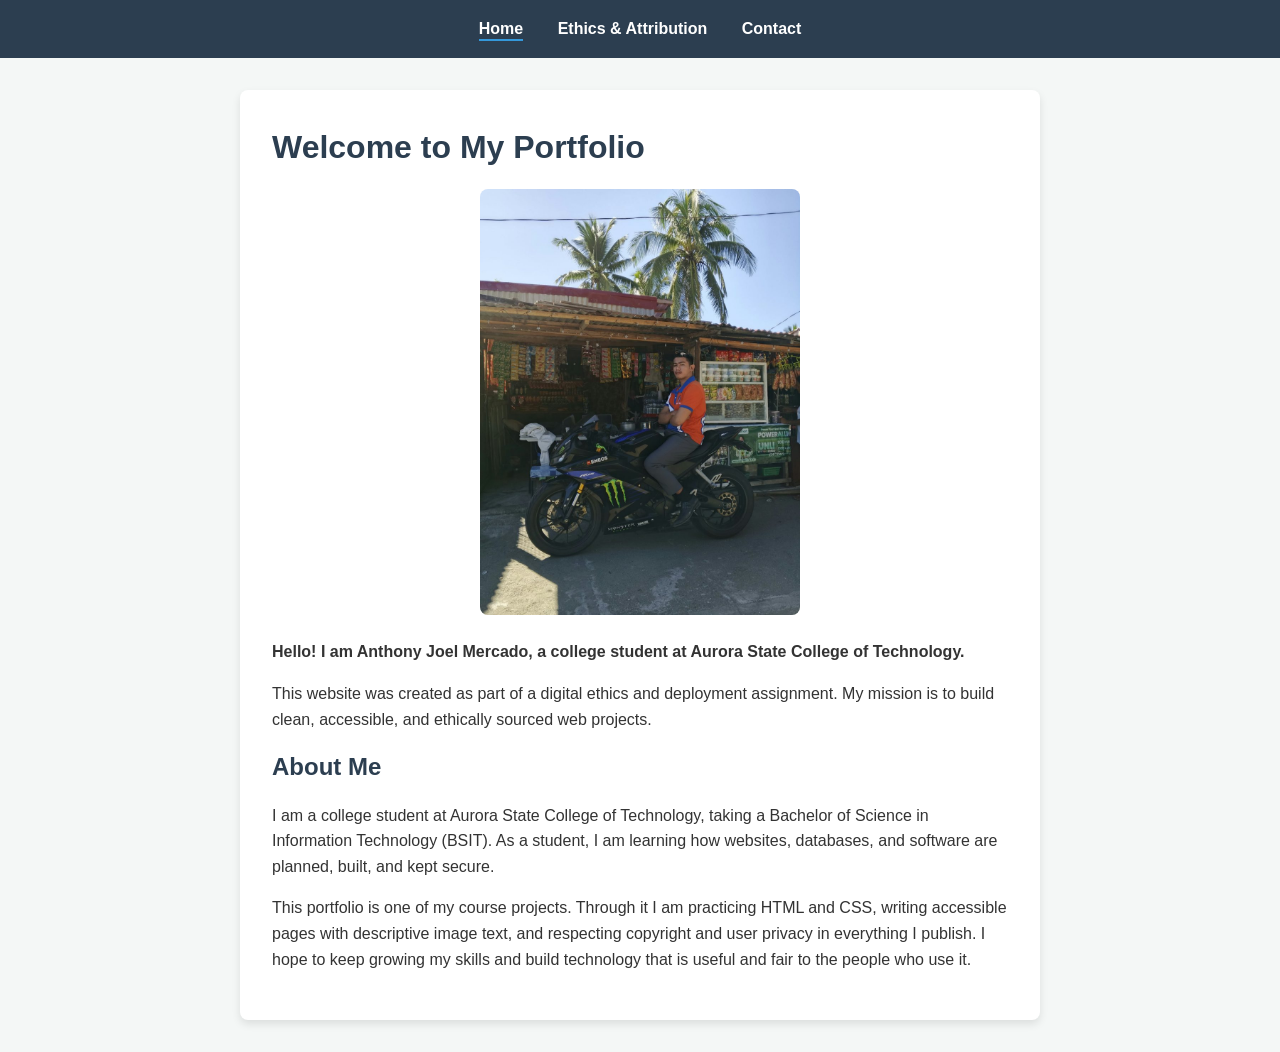
<file: index.html>
<!DOCTYPE html>
<html lang="en">
<head>
    <meta charset="UTF-8">
    <meta name="viewport" content="width=device-width, initial-scale=1.0">
    <title>Home | My Portfolio</title>
    <link rel="stylesheet" href="style.css">
</head>
<body>
    <nav>
        <a href="index.html" aria-current="page">Home</a>
        <a href="ethics.html">Ethics &amp; Attribution</a>
        <a href="contact.html">Contact</a>
    </nav>
    <main class="container">
        <h1>Welcome to My Portfolio</h1>
        <img class="photo" src="images/profile.jpg" width="900" height="1200" alt="Young man in an orange and blue polo shirt sitting sideways on a black and blue sport motorcycle with his arms crossed, parked in front of a small roadside store with coconut trees behind it.">
        <p><strong>Hello! I am Anthony Joel Mercado, a college student at Aurora State College of Technology.</strong></p>
        <p>This website was created as part of a digital ethics and deployment assignment. My mission is to build clean, accessible, and ethically sourced web projects.</p>

        <h2>About Me</h2>
        <p>I am a college student at Aurora State College of Technology, taking a Bachelor of Science in Information Technology (BSIT). As a student, I am learning how websites, databases, and software are planned, built, and kept secure.</p>
        <p>This portfolio is one of my course projects. Through it I am practicing HTML and CSS, writing accessible pages with descriptive image text, and respecting copyright and user privacy in everything I publish. I hope to keep growing my skills and build technology that is useful and fair to the people who use it.</p>
    </main>
</body>
</html>
</file>
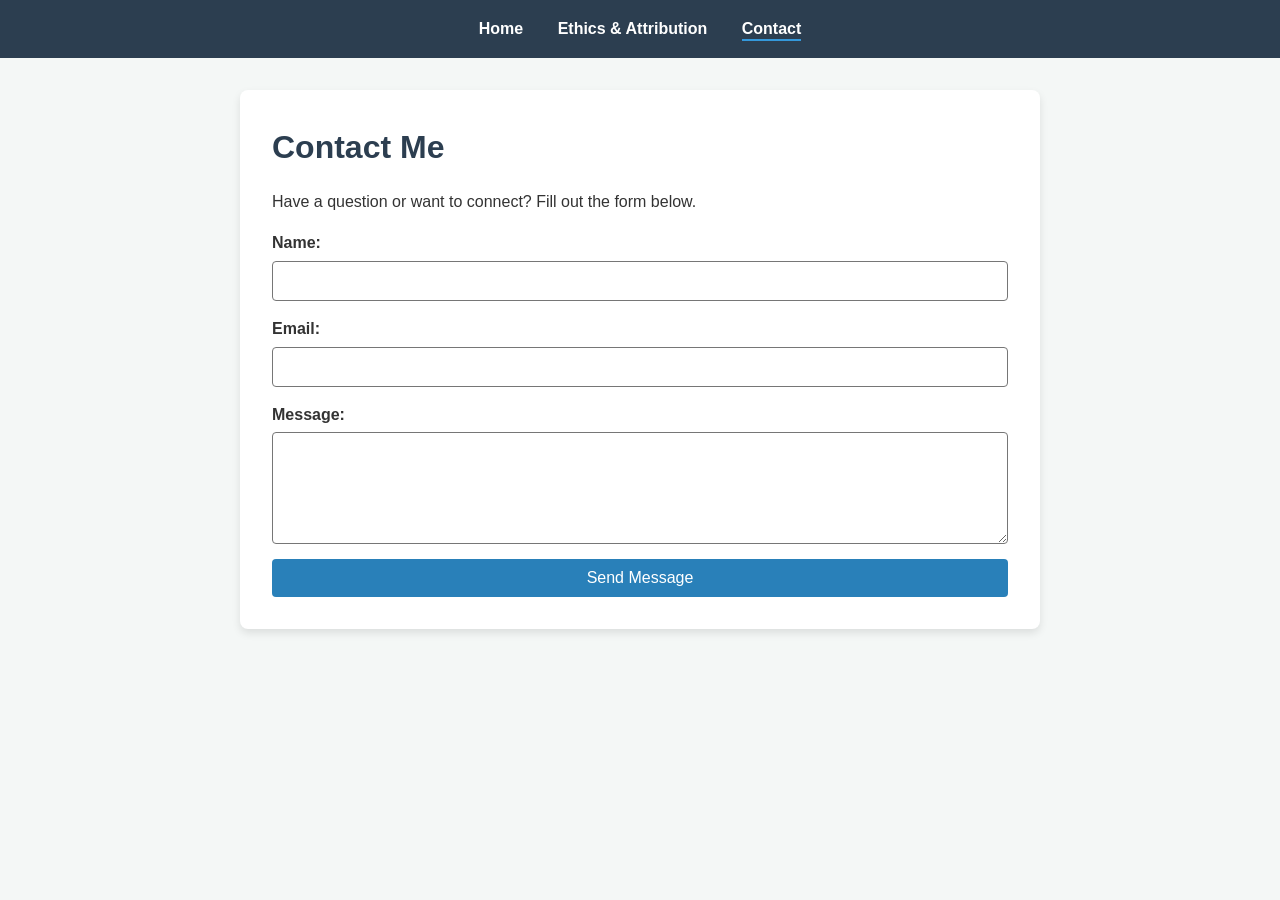
<file: contact.html>
<!DOCTYPE html>
<html lang="en">
<head>
    <meta charset="UTF-8">
    <meta name="viewport" content="width=device-width, initial-scale=1.0">
    <title>Contact | My Portfolio</title>
    <link rel="stylesheet" href="style.css">
</head>
<body>
    <nav>
        <a href="index.html">Home</a>
        <a href="ethics.html">Ethics &amp; Attribution</a>
        <a href="contact.html" aria-current="page">Contact</a>
    </nav>
    <main class="container">
        <h1>Contact Me</h1>
        <p>Have a question or want to connect? Fill out the form below.</p>

        <form action="#" method="POST">
            <label for="name">Name:</label>
            <input type="text" id="name" name="name" required>

            <label for="email">Email:</label>
            <input type="email" id="email" name="email" required>

            <label for="message">Message:</label>
            <textarea id="message" name="message" rows="5" required></textarea>

            <button type="submit">Send Message</button>
        </form>
    </main>
</body>
</html>
</file>
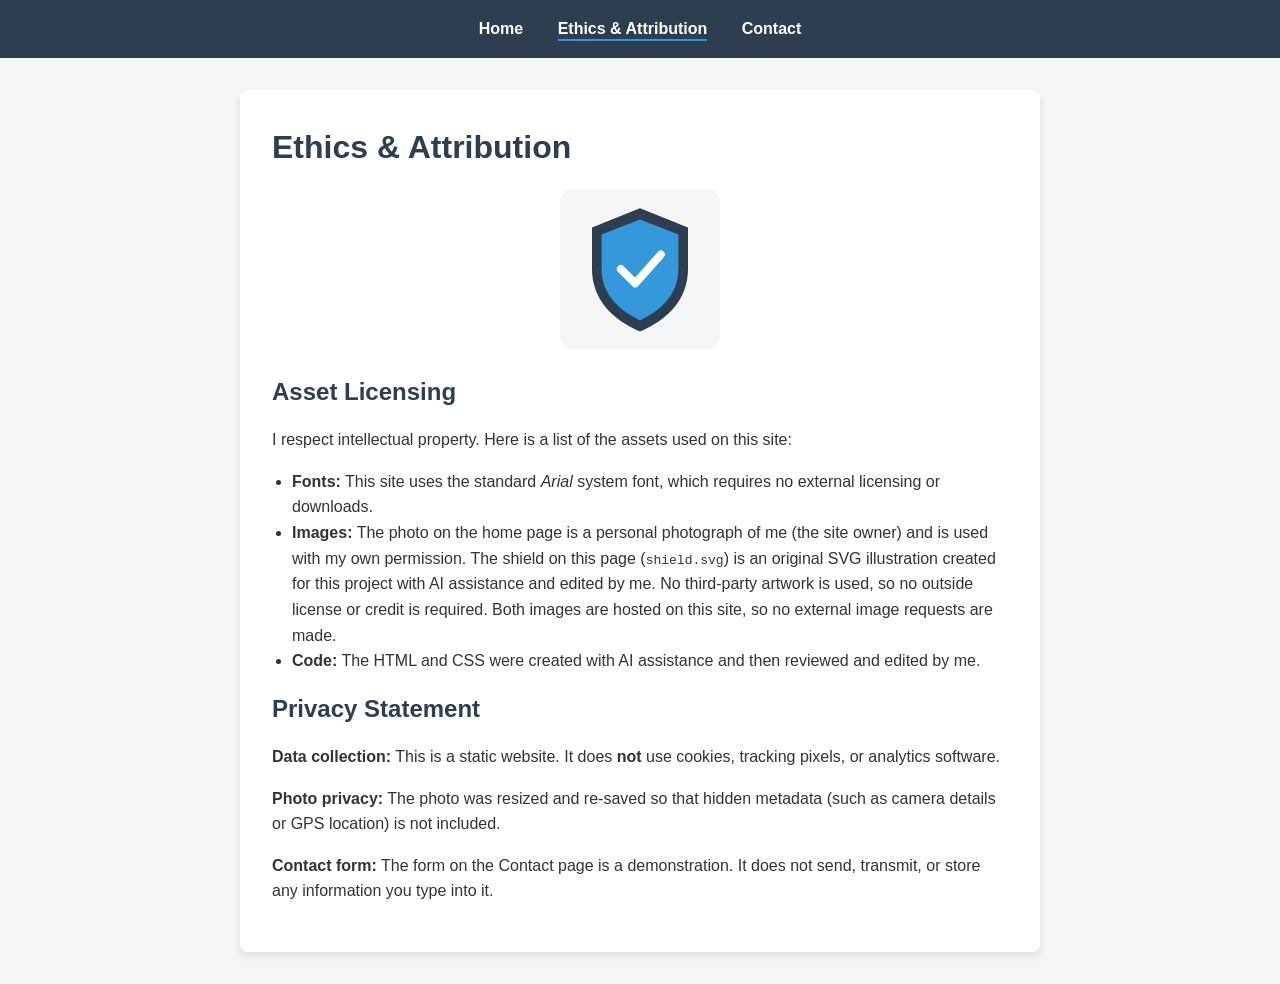
<file: ethics.html>
<!DOCTYPE html>
<html lang="en">
<head>
    <meta charset="UTF-8">
    <meta name="viewport" content="width=device-width, initial-scale=1.0">
    <title>Ethics &amp; Attribution | My Portfolio</title>
    <link rel="stylesheet" href="style.css">
</head>
<body>
    <nav>
        <a href="index.html">Home</a>
        <a href="ethics.html" aria-current="page">Ethics &amp; Attribution</a>
        <a href="contact.html">Contact</a>
    </nav>
    <main class="container">
        <h1>Ethics &amp; Attribution</h1>
        <img class="small" src="images/shield.svg" width="200" height="200" alt="Blue shield with a white checkmark, representing privacy and trust.">

        <h2>Asset Licensing</h2>
        <p>I respect intellectual property. Here is a list of the assets used on this site:</p>
        <ul>
            <li><strong>Fonts:</strong> This site uses the standard <em>Arial</em> system font, which requires no external licensing or downloads.</li>
            <li><strong>Images:</strong> The photo on the home page is a personal photograph of me (the site owner) and is used with my own permission. The shield on this page (<code>shield.svg</code>) is an original SVG illustration created for this project with AI assistance and edited by me. No third-party artwork is used, so no outside license or credit is required. Both images are hosted on this site, so no external image requests are made.</li>
            <li><strong>Code:</strong> The HTML and CSS were created with AI assistance and then reviewed and edited by me.</li>
        </ul>

        <h2>Privacy Statement</h2>
        <p><strong>Data collection:</strong> This is a static website. It does <strong>not</strong> use cookies, tracking pixels, or analytics software.</p>
        <p><strong>Photo privacy:</strong> The photo was resized and re-saved so that hidden metadata (such as camera details or GPS location) is not included.</p>
        <p><strong>Contact form:</strong> The form on the Contact page is a demonstration. It does not send, transmit, or store any information you type into it.</p>
    </main>
</body>
</html>
</file>
<file: style.css>
* {
    box-sizing: border-box;
    margin: 0;
    padding: 0;
}
body {
    font-family: Arial, sans-serif;
    line-height: 1.6;
    background-color: #f4f7f6;
    color: #333;
}

nav {
    background-color: #2c3e50;
    padding: 1rem;
    text-align: center;
}
nav a {
    color: #fff;
    text-decoration: none;
    margin: 0 15px;
    font-weight: bold;
    padding-bottom: 2px;
}
nav a:hover {
    color: #7fc4f0;
}
nav a[aria-current="page"] {
    border-bottom: 2px solid #3498db;
}

img {
    display: block;
    max-width: 100%;
    height: auto;
    margin: 0 auto 1.5rem;
    border-radius: 8px;
}
img.small {
    max-width: 160px;
}
img.photo {
    max-width: 320px;
}

.container {
    display: block;
    max-width: 800px;
    margin: 2rem auto;
    padding: 2rem;
    background: #fff;
    border-radius: 8px;
    box-shadow: 0 4px 8px rgba(0,0,0,0.1);
}
h1, h2 {
    color: #2c3e50;
    margin-bottom: 1rem;
}
p, ul {
    margin-bottom: 1rem;
}
ul {
    padding-left: 20px;
}

form {
    display: flex;
    flex-direction: column;
}
label {
    margin-bottom: 5px;
    font-weight: bold;
}
input[type="text"],
input[type="email"],
textarea {
    width: 100%;
    margin-bottom: 15px;
    padding: 10px;
    border: 1px solid #767676;
    border-radius: 4px;
    font-family: inherit;
    font-size: 1rem;
}
textarea {
    resize: vertical;
}
button {
    padding: 10px;
    background-color: #2980b9;
    color: #fff;
    border: none;
    border-radius: 4px;
    cursor: pointer;
    font-size: 16px;
}
button:hover {
    background-color: #1f6391;
}

nav a:focus-visible,
input:focus-visible,
textarea:focus-visible,
button:focus-visible {
    outline: 2px solid #3498db;
    outline-offset: 2px;
}

@media (max-width: 600px) {
    nav a {
        display: block;
        margin: 8px 0;
    }
    .container {
        margin: 1rem;
        padding: 1rem;
    }
}
</file>
